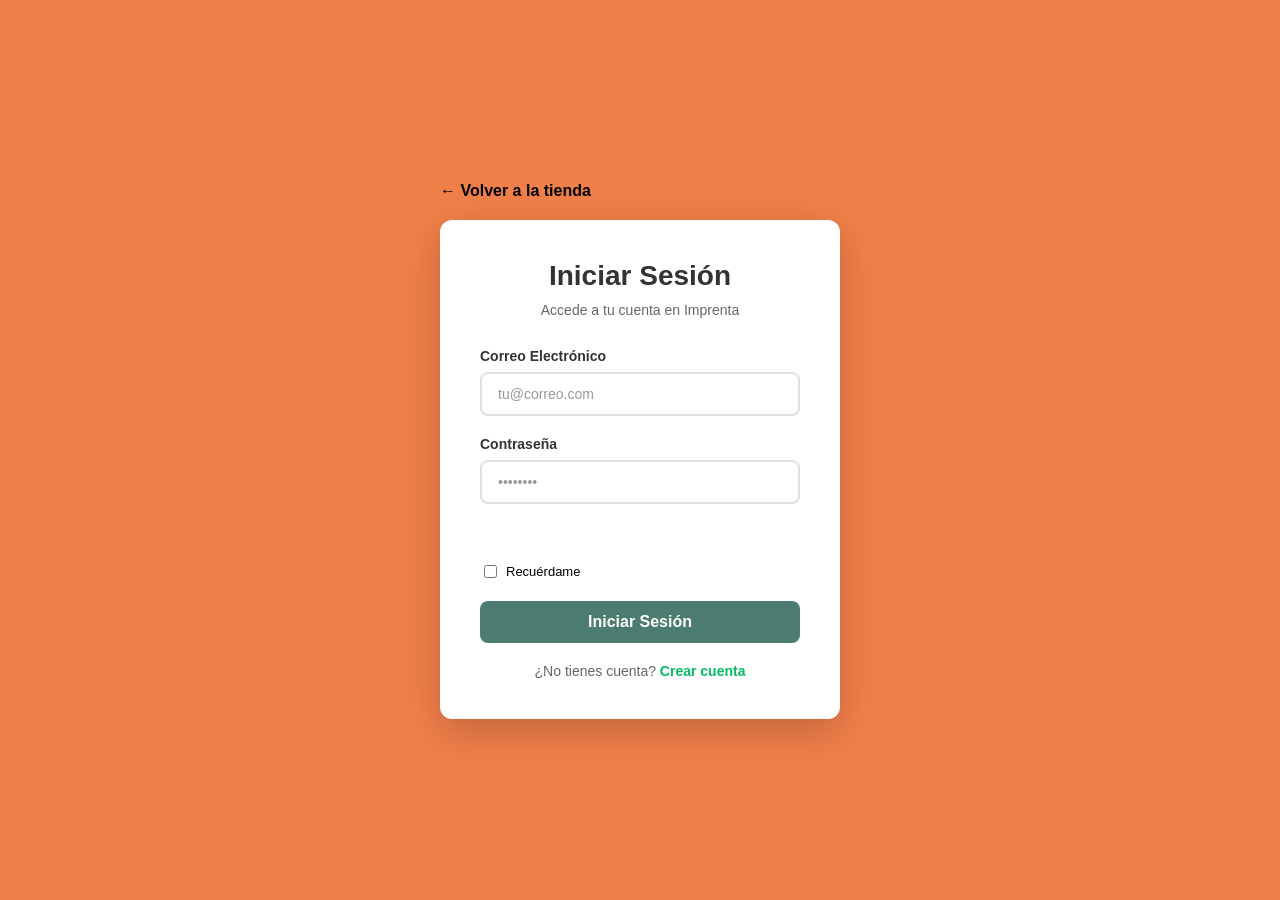
<file: html/admin.html>
<!DOCTYPE html>
<html lang="es">
<head>
    <meta charset="UTF-8">
    <meta http-equiv="X-UA-Compatible" content="IE=edge">
    <meta name="viewport" content="width=device-width, initial-scale=1.0">
    <title>Admin - Pedidos</title>
    <link rel="stylesheet" type="text/css" href="../css/admin.css">
    <script src="../js/admin.js" defer></script>
</head>
<body>
    <div class="admin-container">
        <div class="admin-card">
            <header class="admin-header">
                <div>
                    <h1>Panel Administrador</h1>
                    <p>Pedidos realizados por las cuentas</p>
                </div>
                <div class="admin-actions">
                    <a href="../index.html" class="admin-button">Volver a la tienda</a>
                    <button id="logout-btn" class="admin-button">Cerrar sesión</button>
                </div>
            </header>

            <section class="admin-summary">
                <p>Total de pedidos registrados: <strong id="order-count">0</strong></p>
                <p>Total de comentarios recibidos: <strong id="comment-count">0</strong></p>
            </section>

            <section id="orders-list" class="orders-list"></section>
            <section id="comments-list-section" class="orders-list" style="margin-top: 24px;"></section>
        </div>
    </div>
</body>
</html>
</file>
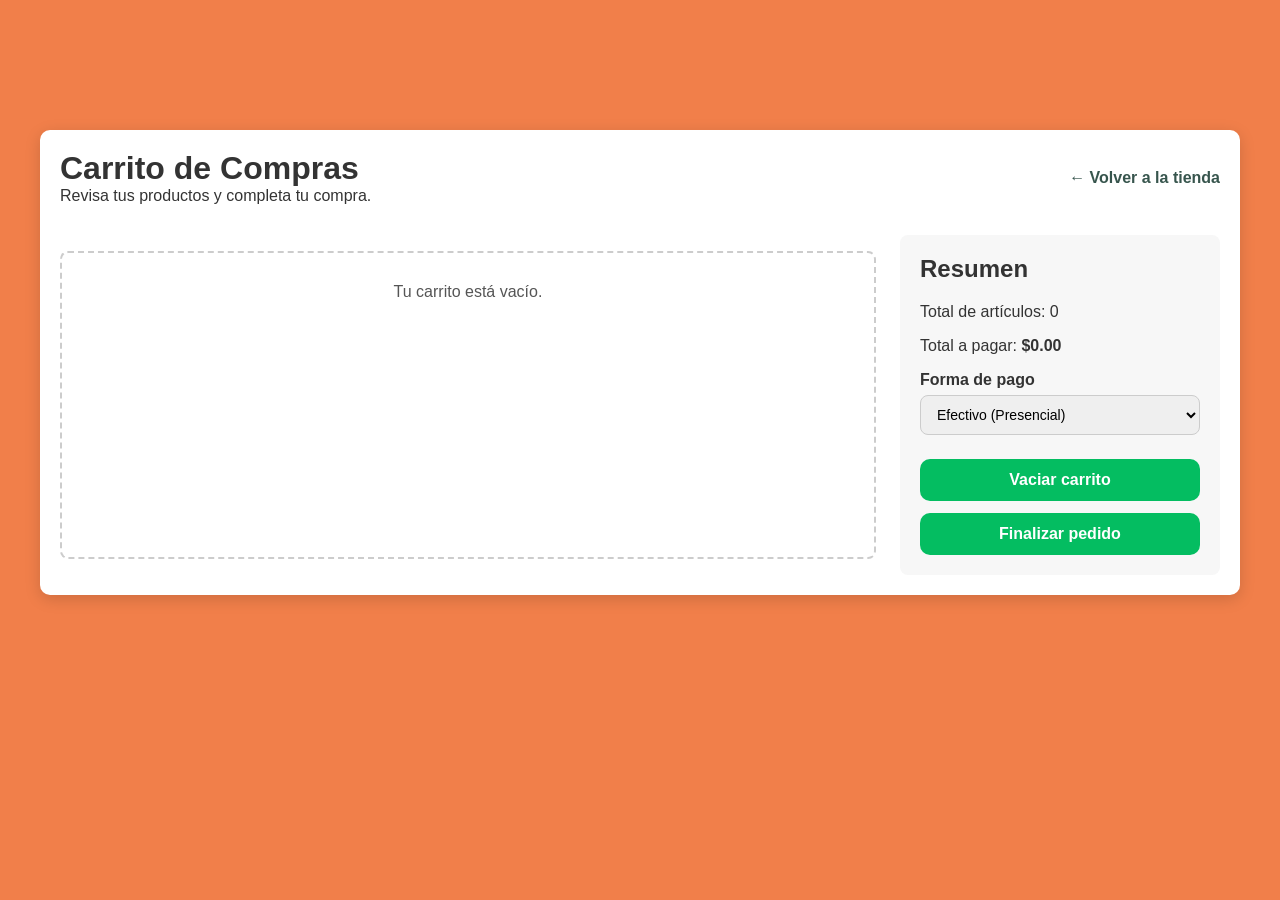
<file: html/cart.html>
<!DOCTYPE html>
<html lang="en">
<head>
    <meta charset="UTF-8">
    <meta http-equiv="X-UA-Compatible" content="IE=edge">
    <meta name="viewport" content="width=device-width, initial-scale=1.0">
    <title>Carrito - Imprenta</title>
    <link rel="stylesheet" type="text/css" href="../css/BarraBusqueda.css">
    <link rel="stylesheet" type="text/css" href="../css/Carrito.css">
    <script src="../js/Carrito.js" defer></script>
</head>
<body>
    <div class="cart-page">
        <header class="cart-header">
            <div>
                <h1>Carrito de Compras</h1>
                <p>Revisa tus productos y completa tu compra.</p>
            </div>
            <a class="cart-back" href="../index.html">← Volver a la tienda</a>
        </header>

        <section class="cart-content">
            <div id="cart-items" class="cart-items"></div>
            <aside class="cart-summary">
                <h2>Resumen</h2>
                <p>Total de artículos: <span id="cart-total-count">0</span></p>
                <p>Total a pagar: <strong>$<span id="cart-total-price">0.00</span></strong></p>
                <label for="payment-method">Forma de pago</label>
                <select id="payment-method" class="payment-method-select">
                    <option value="efectivo">Efectivo (Presencial)</option>
                    <option value="tarjeta">Tarjeta</option>
                    <option value="transferencia">Transferencia</option>
                </select>
                <button id="clear-cart" class="btn-cart">Vaciar carrito</button>
                <button id="checkout-cart" class="btn-cart">Finalizar pedido</button>
            </aside>
        </section>
    </div>
</body>
</html>
</file>
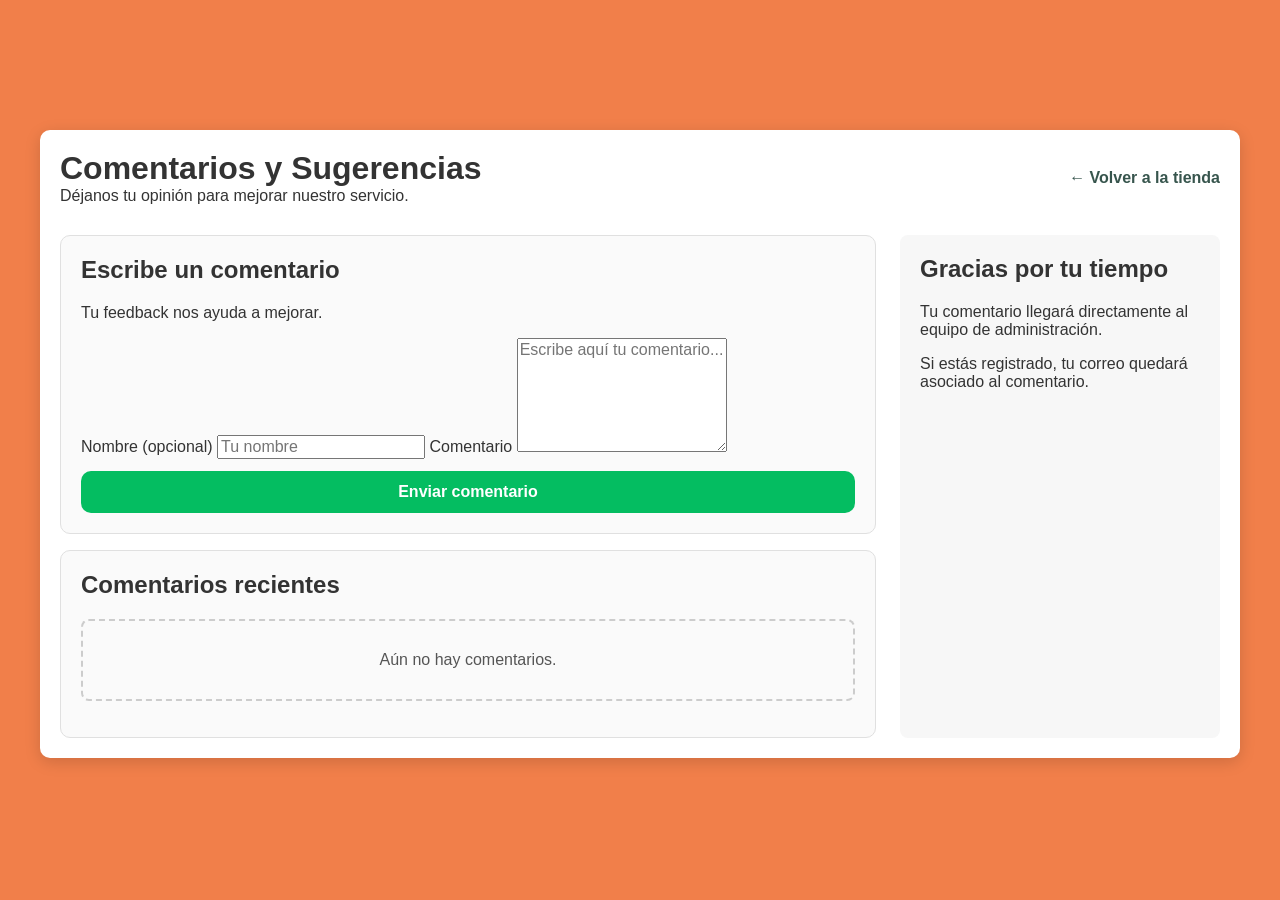
<file: html/comments.html>
<!DOCTYPE html>
<html lang="es">
<head>
    <meta charset="UTF-8">
    <meta http-equiv="X-UA-Compatible" content="IE=edge">
    <meta name="viewport" content="width=device-width, initial-scale=1.0">
    <title>Comentarios - Imprenta</title>
    <link rel="stylesheet" type="text/css" href="../css/BarraBusqueda.css">
    <link rel="stylesheet" type="text/css" href="../css/Carrito.css">
    <script src="../js/comments.js" defer></script>
</head>
<body>
    <div class="cart-page">
        <header class="cart-header">
            <div>
                <h1>Comentarios y Sugerencias</h1>
                <p>Déjanos tu opinión para mejorar nuestro servicio.</p>
            </div>
            <a class="cart-back" href="../index.html">← Volver a la tienda</a>
        </header>

        <section class="cart-content">
            <div class="receipt-content">
                <div class="order-card">
                    <h2>Escribe un comentario</h2>
                    <p>Tu feedback nos ayuda a mejorar.</p>
                    <label for="comment-name">Nombre (opcional)</label>
                    <input id="comment-name" type="text" placeholder="Tu nombre" />
                    <label for="comment-text">Comentario</label>
                    <textarea id="comment-text" rows="6" placeholder="Escribe aquí tu comentario..."></textarea>
                    <button id="submit-comment" class="btn-cart">Enviar comentario</button>
                    <p id="comment-success" class="empty-cart" style="display:none; margin-top: 10px; background:none; border:none; color: #1f7a1f;"></p>
                </div>
                <div class="order-card">
                    <h2>Comentarios recientes</h2>
                    <div id="comment-list" class="orders-list"></div>
                </div>
            </div>
            <aside class="cart-summary">
                <h2>Gracias por tu tiempo</h2>
                <p>Tu comentario llegará directamente al equipo de administración.</p>
                <p>Si estás registrado, tu correo quedará asociado al comentario.</p>
            </aside>
        </section>
    </div>
</body>
</html>
</file>
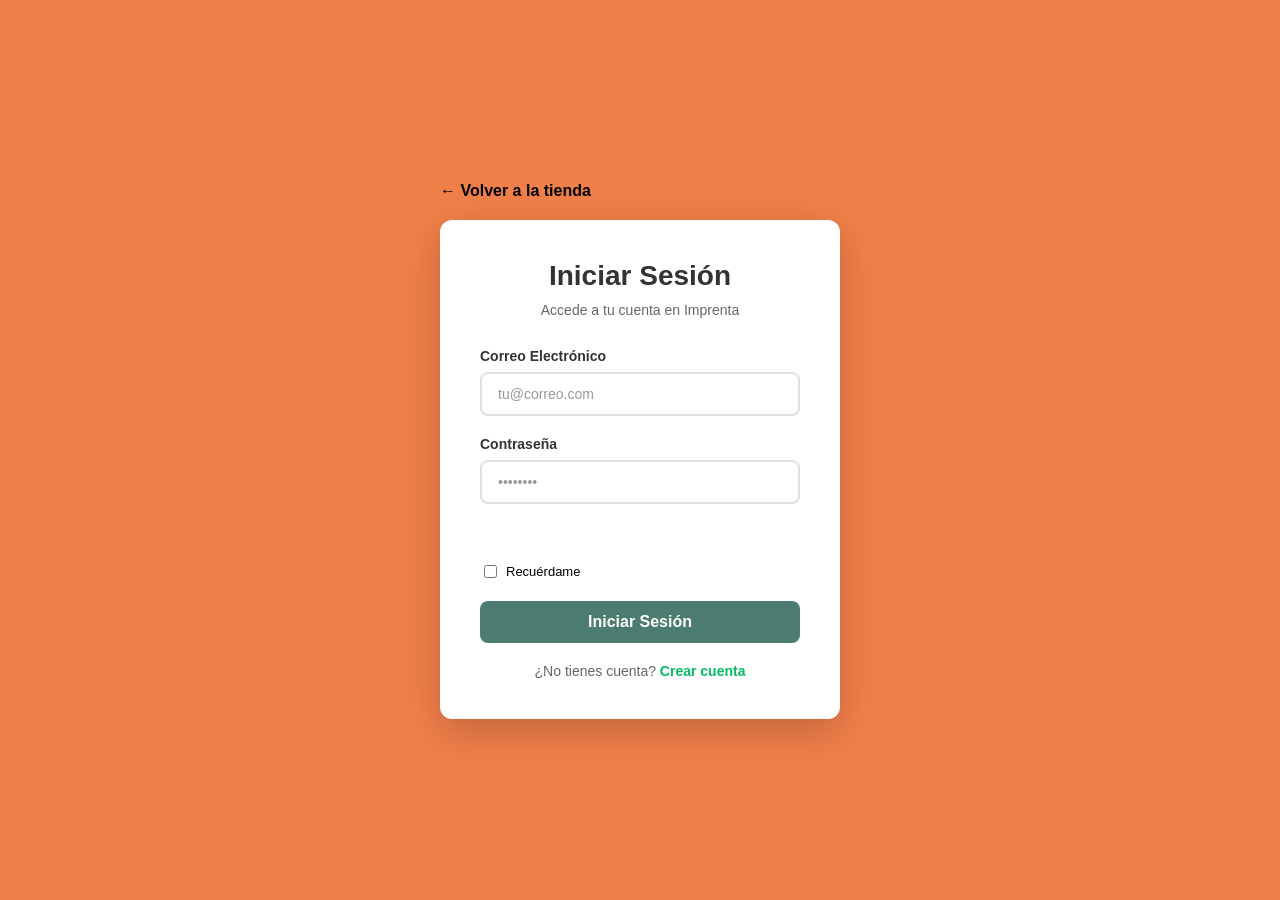
<file: html/Formulario.html>
<!DOCTYPE html>
<html lang="es">
<head>
    <meta charset="UTF-8">
    <meta http-equiv="X-UA-Compatible" content="IE=edge">
    <meta name="viewport" content="width=device-width, initial-scale=1.0">
    <title>Iniciar Sesión - Imprenta</title>
    <link rel="stylesheet" type="text/css" href="../css/login.css">
    <script src="../js/login.js" defer></script>
</head>
<body>
    <div class="login-container">
        <a href="../index.html" class="back-link">← Volver a la tienda</a>
        
        <div class="login-card">
            <div class="login-header">
                <h1>Iniciar Sesión</h1>
                <p>Accede a tu cuenta en Imprenta</p>
            </div>

            <div class="error-message" id="error-message"></div>

            <form class="login-form" id="login-form">
                <div class="form-group">
                    <label for="email">Correo Electrónico</label>
                    <input 
                        type="email" 
                        id="email" 
                        name="email" 
                        placeholder="tu@correo.com" 
                        required>
                </div>

                <div class="form-group">
                    <label for="password">Contraseña</label>
                    <input 
                        type="password" 
                        id="password" 
                        name="password" 
                        placeholder="••••••••" 
                        required>
                </div><br>
                <div class="remember-forgot">
                    <label>
                        <input type="checkbox" id="remember" name="remember">
                        Recuérdame
                    </label>
                </div>

                <button type="submit" class="login-btn">Iniciar Sesión</button>
            </form>

            <div class="login-footer">
                ¿No tienes cuenta? <a href="register.html">Crear cuenta</a>
            </div>
        </div>
    </div>
</body>
</html>
</file>
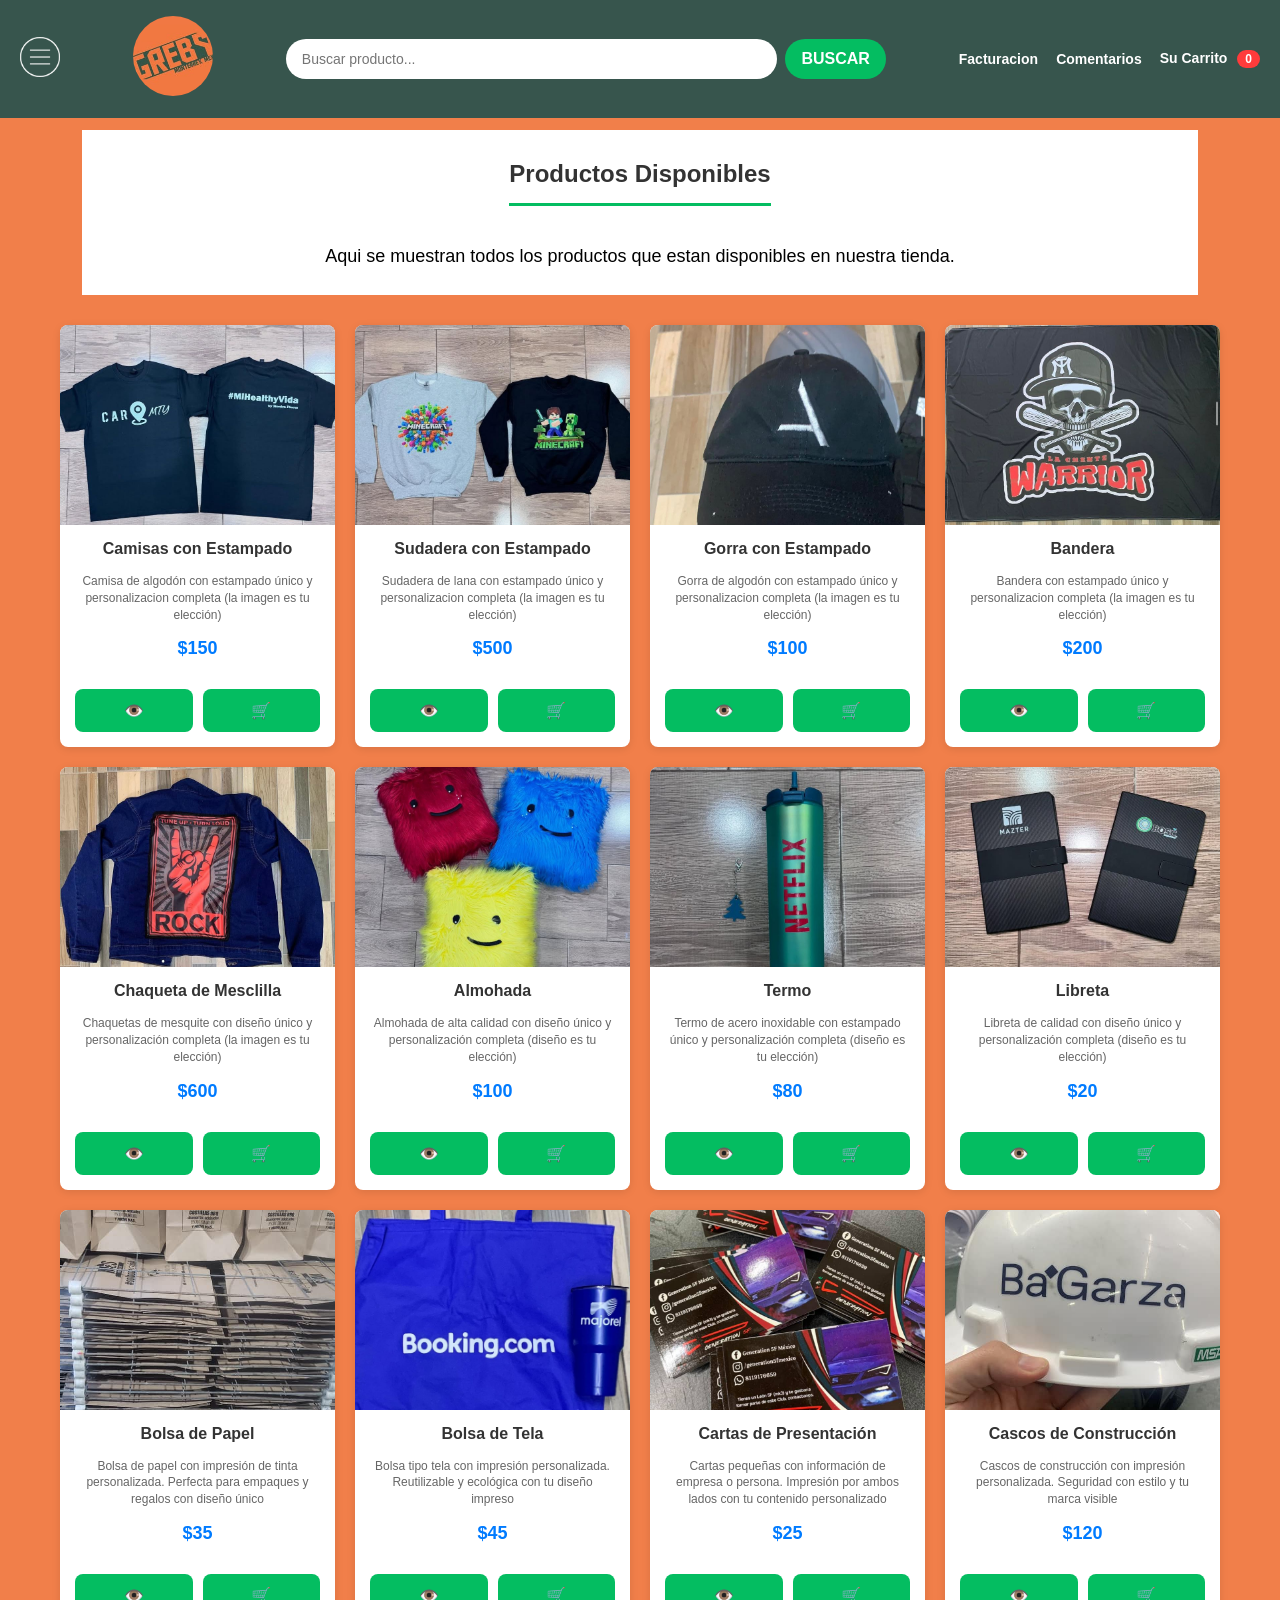
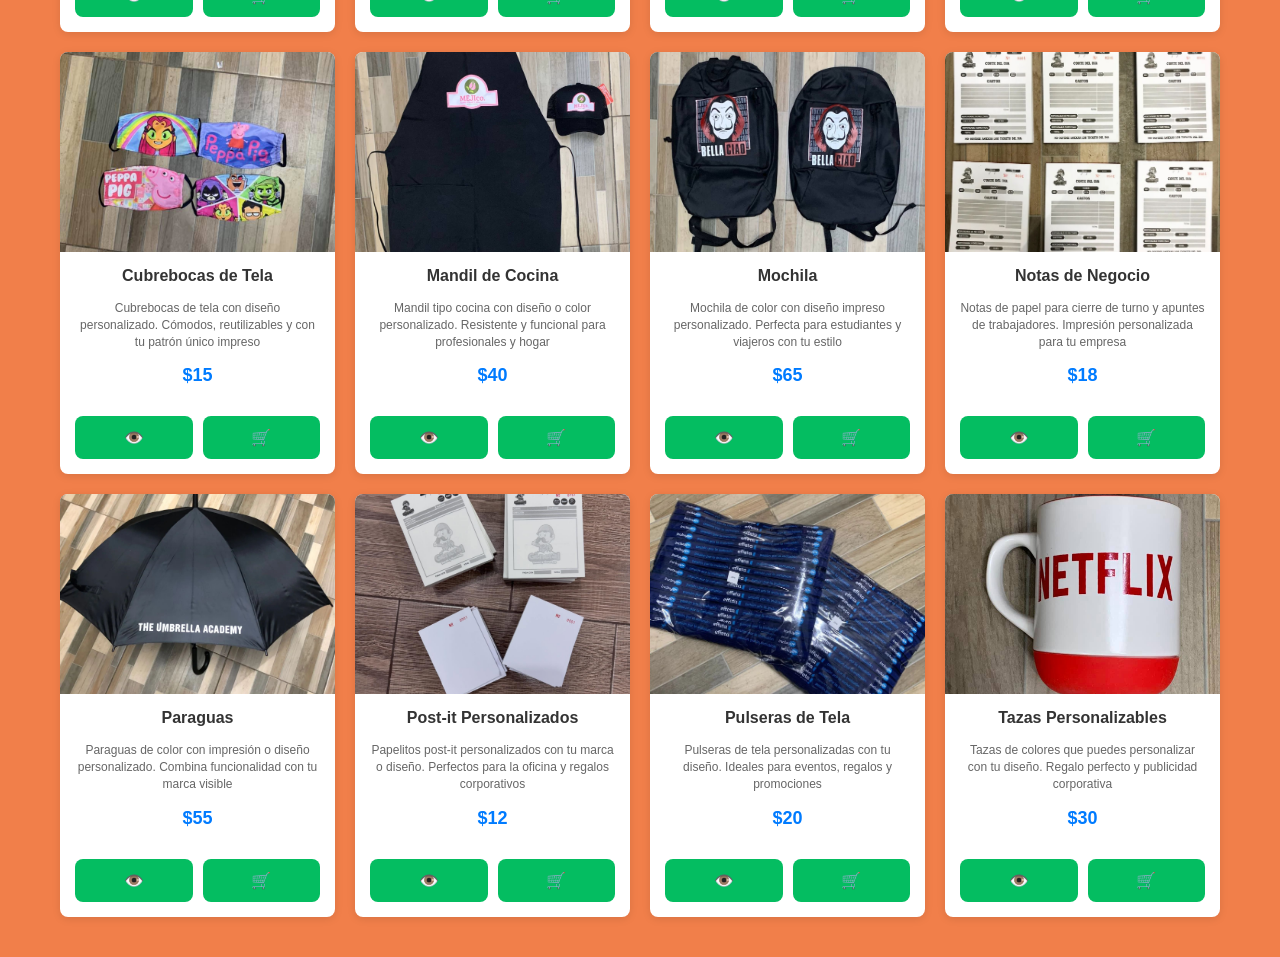
<file: html/products.html>
<!DOCTYPE html>
<html lang="es">
<head>
    <meta charset="UTF-8">
    <meta http-equiv="X-UA-Compatible" content="IE=edge">
    <meta name="viewport" content="width=device-width, initial-scale=1.0">
    <title>Productos - Imprenta</title>
    <link rel="stylesheet" type="text/css" href="../css/BarraBusqueda.css">
    <link rel="stylesheet" type="text/css" href="../Home.css">
    <script src="../js/ProductsPage.js" defer></script>
</head>
<body>
    <div id="sidebar">
        <ul>
            <li><a href="../index.html">Inicio</a></li>
            <li><a href="products.html">Productos</a></li>
            <li><a href="cart.html">Carrito</a></li>
            <li><a href="Formulario.html">Inicia Sesion</a></li>
        </ul>
    </div>
    <header class="topbar">
        <div class="topbar-menu"><img src="../Imagenes/barra_a_lateral.png" onclick="toggleSidebar()" alt="Menu" style="cursor:pointer;" width="40" height="40" margin="10px"></div>
        <div class="topbar-brand">
            <div class="brand-logo"><img src="../Imagenes/logo.jpg" height="80px" class="img-logo"></div>
        </div>
        <form class="topbar-search" onsubmit="return false;">
            <input id="product-search" type="search" placeholder="Buscar producto...">
            <button type="button" onclick="document.getElementById('product-search').dispatchEvent(new Event('input'))">BUSCAR</button>
        </form>
        <div class="topbar-actions">
            <a id="billing-link" href="#" class="topbar-action">Facturacion</a>
            <a href="comments.html" class="topbar-action">Comentarios</a>
            <a href="cart.html" class="topbar-action cart-action">Su Carrito <span id="cart-count">0</span></a>
        </div>
    </header>

    <main class="container" style="text-align: center; padding: 40px 20px;">
        <section class="products-section" style="margin-bottom: 30px;">
            <h2>Productos Disponibles</h2>
            <p>Aqui se muestran todos los productos que estan disponibles en nuestra tienda.</p>
        </section>
        <div class="products-grid">
            <div class="product-card">
                <div class="product-image"><img src="../Imagenes/Camisa.jpeg" alt="Camisas con Estampado"></div>
                <h3>Camisas con Estampado</h3>
                <p class="description">Camisa de algodón con estampado único y personalizacion completa (la imagen es tu elección)</p>
                <p class="price">$150</p>
                <div class="product-buttons">
                    <button class="btn-view" data-id="camisa">👁️</button>
                    <button class="btn-cart" data-name="Camisas con Estampado" data-price="150" data-image="../Imagenes/Camisa.jpeg">🛒</button>
                </div>
            </div>
            <div class="product-card">
                <div class="product-image"><img src="../Imagenes/sudadera.jpeg" alt="Sudadera con Estampado"></div>
                <h3>Sudadera con Estampado</h3>
                <p class="description">Sudadera de lana con estampado único y personalizacion completa (la imagen es tu elección)</p>
                <p class="price">$500</p>
                <div class="product-buttons">
                    <button class="btn-view" data-id="sudadera">👁️</button>
                    <button class="btn-cart" data-name="Sudadera con Estampado" data-price="500" data-image="../Imagenes/sudadera.jpeg">🛒</button>
                </div>
            </div>
            <div class="product-card">
                <div class="product-image"><img src="../Imagenes/gorra.jpeg" alt="Gorra con Estampado"></div>
                <h3>Gorra con Estampado</h3>
                <p class="description">Gorra de algodón con estampado único y personalizacion completa (la imagen es tu elección)</p>
                <p class="price">$100</p>
                <div class="product-buttons">
                    <button class="btn-view" data-id="gorra">👁️</button>
                    <button class="btn-cart" data-name="Gorra con Estampado" data-price="100" data-image="../Imagenes/gorra.jpeg">🛒</button>
                </div>
            </div>
            <div class="product-card">
                <div class="product-image"><img src="../Imagenes/bandera.jpeg" alt="Bandera"></div>
                <h3>Bandera</h3>
                <p class="description">Bandera con estampado único y personalizacion completa (la imagen es tu elección)</p>
                <p class="price">$200</p>
                <div class="product-buttons">
                    <button class="btn-view" data-id="bandera">👁️</button>
                    <button class="btn-cart" data-name="Bandera" data-price="200" data-image="../Imagenes/bandera.jpeg">🛒</button>
                </div>
            </div>
            <div class="product-card">
                <div class="product-image"><img src="../Imagenes/chaquetamesqui.jpeg" alt="Chaqueta de Mesclilla"></div>
                <h3>Chaqueta de Mesclilla</h3>
                <p class="description">Chaquetas de mesquite con diseño único y personalización completa (la imagen es tu elección)</p>
                <p class="price">$600</p>
                <div class="product-buttons">
                    <button class="btn-view" data-id="chaqueta">👁️</button>
                    <button class="btn-cart" data-name="Chaqueta de Mesclilla" data-price="600" data-image="../Imagenes/chaquetamesqui.jpeg">🛒</button>
                </div>
            </div>
            <div class="product-card">
                <div class="product-image"><img src="../Imagenes/almohada.jpeg" alt="Almohada"></div>
                <h3>Almohada</h3>
                <p class="description">Almohada de alta calidad con diseño único y personalización completa (diseño es tu elección)</p>
                <p class="price">$100</p>
                <div class="product-buttons">
                    <button class="btn-view" data-id="almohada">👁️</button>
                    <button class="btn-cart" data-name="Almohada" data-price="100" data-image="../Imagenes/almohada.jpeg">🛒</button>
                </div>
            </div>
            <div class="product-card">
                <div class="product-image"><img src="../Imagenes/termo.jpeg" alt="Termo"></div>
                <h3>Termo</h3>
                <p class="description">Termo de acero inoxidable con estampado único y personalización completa (diseño es tu elección)</p>
                <p class="price">$80</p>
                <div class="product-buttons">
                    <button class="btn-view" data-id="termo">👁️</button>
                    <button class="btn-cart" data-name="Termo" data-price="80" data-image="../Imagenes/termo.jpeg">🛒</button>
                </div>
            </div>
            <div class="product-card">
                <div class="product-image"><img src="../Imagenes/Libreta.jpeg" alt="Libreta"></div>
                <h3>Libreta</h3>
                <p class="description">Libreta de calidad con diseño único y personalización completa (diseño es tu elección)</p>
                <p class="price">$20</p>
                <div class="product-buttons">
                    <button class="btn-view" data-id="libreta">👁️</button>
                    <button class="btn-cart" data-name="Libreta" data-price="20" data-image="../Imagenes/Libreta.jpeg">🛒</button>
                </div>
            </div>
            <div class="product-card">
                <div class="product-image"><img src="../Imagenes/bolsaspapel.jpg" alt="Bolsa de Papel"></div>
                <h3>Bolsa de Papel</h3>
                <p class="description">Bolsa de papel con impresión de tinta personalizada. Perfecta para empaques y regalos con diseño único</p>
                <p class="price">$35</p>
                <div class="product-buttons">
                    <button class="btn-view" data-id="bolsapapel">👁️</button>
                    <button class="btn-cart" data-name="Bolsa de Papel" data-price="35" data-image="../Imagenes/bolsaspapel.jpg">🛒</button>
                </div>
            </div>
            <div class="product-card">
                <div class="product-image"><img src="../Imagenes/bolsastela.jpg" alt="Bolsa de Tela"></div>
                <h3>Bolsa de Tela</h3>
                <p class="description">Bolsa tipo tela con impresión personalizada. Reutilizable y ecológica con tu diseño impreso</p>
                <p class="price">$45</p>
                <div class="product-buttons">
                    <button class="btn-view" data-id="bolsatela">👁️</button>
                    <button class="btn-cart" data-name="Bolsa de Tela" data-price="45" data-image="../Imagenes/bolsastela.jpg">🛒</button>
                </div>
            </div>
            <div class="product-card">
                <div class="product-image"><img src="../Imagenes/cartaspresentacion.jpg" alt="Cartas de Presentación"></div>
                <h3>Cartas de Presentación</h3>
                <p class="description">Cartas pequeñas con información de empresa o persona. Impresión por ambos lados con tu contenido personalizado</p>
                <p class="price">$25</p>
                <div class="product-buttons">
                    <button class="btn-view" data-id="cartaspresentacion">👁️</button>
                    <button class="btn-cart" data-name="Cartas de Presentación" data-price="25" data-image="../Imagenes/cartaspresentacion.jpg">🛒</button>
                </div>
            </div>
            <div class="product-card">
                <div class="product-image"><img src="../Imagenes/cascos.jpg" alt="Cascos de Construcción"></div>
                <h3>Cascos de Construcción</h3>
                <p class="description">Cascos de construcción con impresión personalizada. Seguridad con estilo y tu marca visible</p>
                <p class="price">$120</p>
                <div class="product-buttons">
                    <button class="btn-view" data-id="cascos">👁️</button>
                    <button class="btn-cart" data-name="Cascos de Construcción" data-price="120" data-image="../Imagenes/cascos.jpg">🛒</button>
                </div>
            </div>
            <div class="product-card">
                <div class="product-image"><img src="../Imagenes/cubrebocas.jpg" alt="Cubrebocas"></div>
                <h3>Cubrebocas de Tela</h3>
                <p class="description">Cubrebocas de tela con diseño personalizado. Cómodos, reutilizables y con tu patrón único impreso</p>
                <p class="price">$15</p>
                <div class="product-buttons">
                    <button class="btn-view" data-id="cubrebocas">👁️</button>
                    <button class="btn-cart" data-name="Cubrebocas de Tela" data-price="15" data-image="../Imagenes/cubrebocas.jpg">🛒</button>
                </div>
            </div>
            <div class="product-card">
                <div class="product-image"><img src="../Imagenes/mandil.jpg" alt="Mandil"></div>
                <h3>Mandil de Cocina</h3>
                <p class="description">Mandil tipo cocina con diseño o color personalizado. Resistente y funcional para profesionales y hogar</p>
                <p class="price">$40</p>
                <div class="product-buttons">
                    <button class="btn-view" data-id="mandil">👁️</button>
                    <button class="btn-cart" data-name="Mandil de Cocina" data-price="40" data-image="../Imagenes/mandil.jpg">🛒</button>
                </div>
            </div>
            <div class="product-card">
                <div class="product-image"><img src="../Imagenes/mochila.jpg" alt="Mochila"></div>
                <h3>Mochila</h3>
                <p class="description">Mochila de color con diseño impreso personalizado. Perfecta para estudiantes y viajeros con tu estilo</p>
                <p class="price">$65</p>
                <div class="product-buttons">
                    <button class="btn-view" data-id="mochila">👁️</button>
                    <button class="btn-cart" data-name="Mochila" data-price="65" data-image="../Imagenes/mochila.jpg">🛒</button>
                </div>
            </div>
            <div class="product-card">
                <div class="product-image"><img src="../Imagenes/notasnegocios.jpg" alt="Notas de Negocio"></div>
                <h3>Notas de Negocio</h3>
                <p class="description">Notas de papel para cierre de turno y apuntes de trabajadores. Impresión personalizada para tu empresa</p>
                <p class="price">$18</p>
                <div class="product-buttons">
                    <button class="btn-view" data-id="notasnegocio">👁️</button>
                    <button class="btn-cart" data-name="Notas de Negocio" data-price="18" data-image="../Imagenes/notasnegocios.jpg">🛒</button>
                </div>
            </div>
            <div class="product-card">
                <div class="product-image"><img src="../Imagenes/paraguas.jpg" alt="Paraguas"></div>
                <h3>Paraguas</h3>
                <p class="description">Paraguas de color con impresión o diseño personalizado. Combina funcionalidad con tu marca visible</p>
                <p class="price">$55</p>
                <div class="product-buttons">
                    <button class="btn-view" data-id="paraguas">👁️</button>
                    <button class="btn-cart" data-name="Paraguas" data-price="55" data-image="../Imagenes/paraguas.jpg">🛒</button>
                </div>
            </div>
            <div class="product-card">
                <div class="product-image"><img src="../Imagenes/postit.jpg" alt="Post-it Personalizados"></div>
                <h3>Post-it Personalizados</h3>
                <p class="description">Papelitos post-it personalizados con tu marca o diseño. Perfectos para la oficina y regalos corporativos</p>
                <p class="price">$12</p>
                <div class="product-buttons">
                    <button class="btn-view" data-id="postit">👁️</button>
                    <button class="btn-cart" data-name="Post-it Personalizados" data-price="12" data-image="../Imagenes/postit.jpg">🛒</button>
                </div>
            </div>
            <div class="product-card">
                <div class="product-image"><img src="../Imagenes/pulseras.jpg" alt="Pulseras"></div>
                <h3>Pulseras de Tela</h3>
                <p class="description">Pulseras de tela personalizadas con tu diseño. Ideales para eventos, regalos y promociones</p>
                <p class="price">$20</p>
                <div class="product-buttons">
                    <button class="btn-view" data-id="pulseras">👁️</button>
                    <button class="btn-cart" data-name="Pulseras de Tela" data-price="20" data-image="../Imagenes/pulseras.jpg">🛒</button>
                </div>
            </div>
            <div class="product-card">
                <div class="product-image"><img src="../Imagenes/tazas.jpg" alt="Tazas"></div>
                <h3>Tazas Personalizables</h3>
                <p class="description">Tazas de colores que puedes personalizar con tu diseño. Regalo perfecto y publicidad corporativa</p>
                <p class="price">$30</p>
                <div class="product-buttons">
                    <button class="btn-view" data-id="tazas">👁️</button>
                    <button class="btn-cart" data-name="Tazas Personalizables" data-price="30" data-image="../Imagenes/tazas.jpg">🛒</button>
                </div>
            </div>
        </div>
    </main>
</body>
</html>
</file>
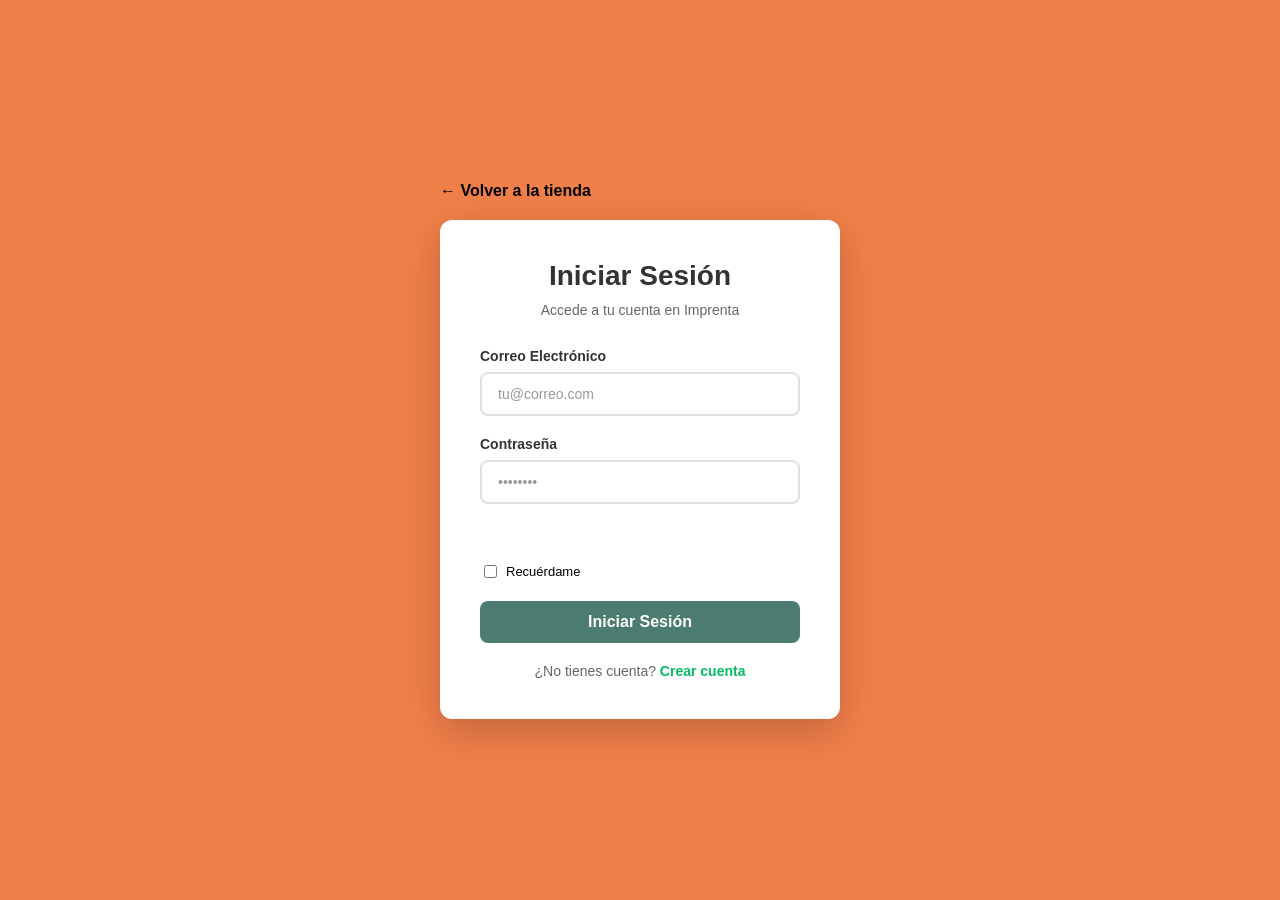
<file: html/receipt.html>
<!DOCTYPE html>
<html lang="es">
<head>
    <meta charset="UTF-8">
    <meta http-equiv="X-UA-Compatible" content="IE=edge">
    <meta name="viewport" content="width=device-width, initial-scale=1.0">
    <title>Recibo de Pedido - Imprenta</title>
    <link rel="stylesheet" type="text/css" href="../css/BarraBusqueda.css">
    <link rel="stylesheet" type="text/css" href="../css/Carrito.css">
    <script src="../js/receipt.js" defer></script>
</head>
<body>
    <div class="cart-page">
        <header class="cart-header">
            <div>
                <h1>Recibo de Pedido</h1>
                <p>Gracias por tu compra. Aquí está el detalle de tu pedido.</p>
            </div>
            <a class="cart-back" href="../index.html">← Volver a la tienda</a>
        </header>

        <section class="cart-content">
            <div id="receipt-content" class="receipt-content"></div>
            <aside class="cart-summary">
                <button id="continue-shopping" class="btn-cart">Seguir comprando</button>
            </aside>
        </section>
    </div>
</body>
</html>
</file>
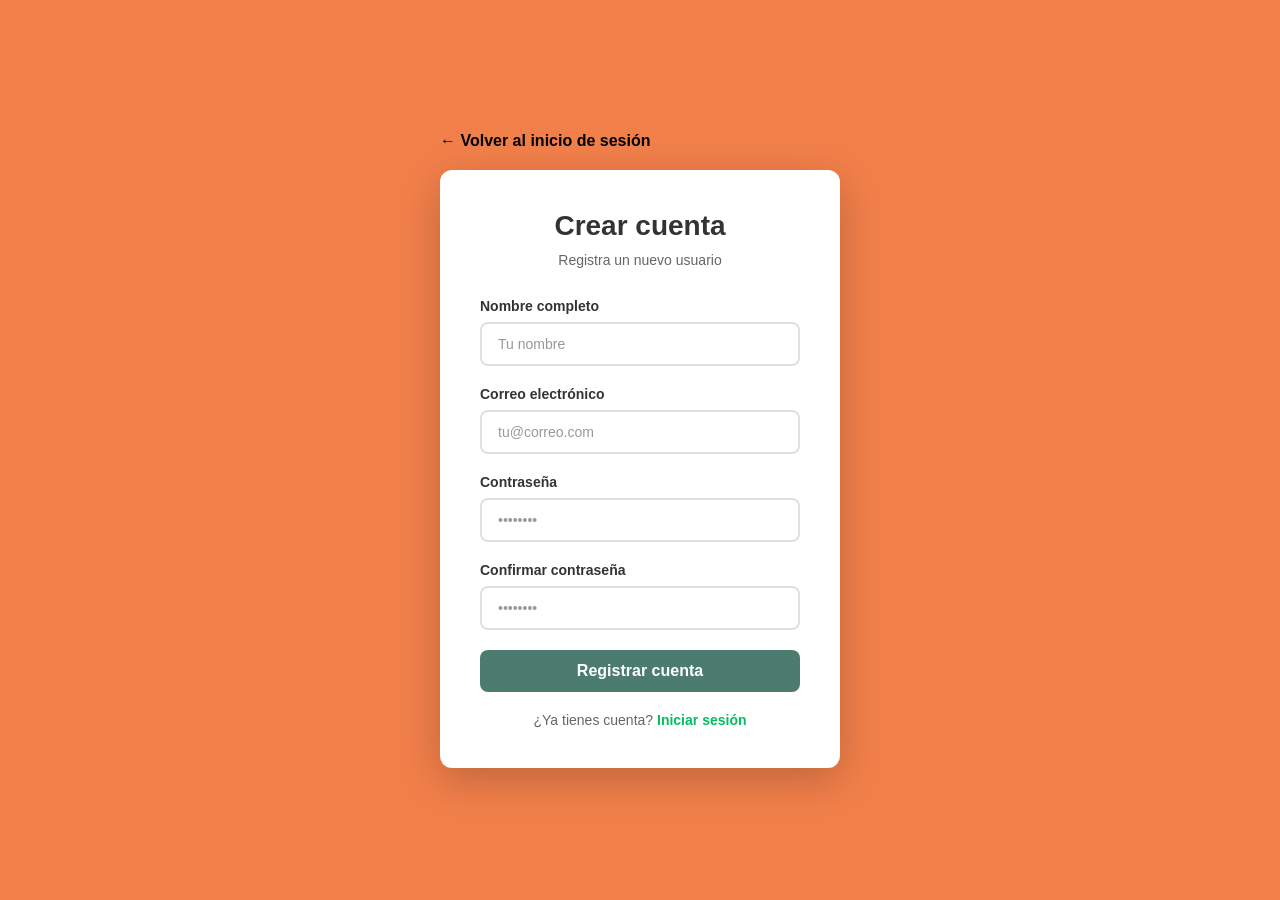
<file: html/register.html>
<!DOCTYPE html>
<html lang="es">
<head>
    <meta charset="UTF-8">
    <meta http-equiv="X-UA-Compatible" content="IE=edge">
    <meta name="viewport" content="width=device-width, initial-scale=1.0">
    <title>Registro de Cuenta - Imprenta</title>
    <link rel="stylesheet" type="text/css" href="../css/login.css">
    <script src="../js/register.js" defer></script>
</head>
<body>
    <div class="login-container">
        <a href="Formulario.html" class="back-link">← Volver al inicio de sesión</a>
        
        <div class="login-card">
            <div class="login-header">
                <h1>Crear cuenta</h1>
                <p>Registra un nuevo usuario</p>
            </div>

            <div class="error-message" id="error-message"></div>

            <form class="login-form" id="register-form">
                <div class="form-group">
                    <label for="name">Nombre completo</label>
                    <input type="text" id="name" name="name" placeholder="Tu nombre" required>
                </div>

                <div class="form-group">
                    <label for="email">Correo electrónico</label>
                    <input type="email" id="email" name="email" placeholder="tu@correo.com" required>
                </div>

                <div class="form-group">
                    <label for="password">Contraseña</label>
                    <input type="password" id="password" name="password" placeholder="••••••••" required>
                </div>

                <div class="form-group">
                    <label for="confirm-password">Confirmar contraseña</label>
                    <input type="password" id="confirm-password" name="confirm-password" placeholder="••••••••" required>
                </div>

                <button type="submit" class="login-btn">Registrar cuenta</button>
            </form>

            <div class="login-footer">
                ¿Ya tienes cuenta? <a href="Formulario.html">Iniciar sesión</a>
            </div>
        </div>
    </div>
</body>
</html>
</file>
<file: css/admin.css>
:root {
    box-sizing: border-box;
}

*, *::before, *::after {
    box-sizing: inherit;
}

body {
    margin: 0;
    min-height: 100vh;
    font-family: Arial, sans-serif;
    background: #f17f4a;
    color: #fff;
}

.admin-container {
    width: 100%;
    max-width: 1100px;
    margin: 0 auto;
    padding: 40px 20px;
}

.admin-card {
    background: rgba(255, 255, 255, 0.1);
    border: 1px solid rgba(255, 255, 255, 0.15);
    border-radius: 16px;
    padding: 32px;
    backdrop-filter: blur(10px);
}

.admin-header {
    display: flex;
    justify-content: space-between;
    align-items: center;
    gap: 20px;
    flex-wrap: wrap;
    margin-bottom: 20px;
}

.admin-header h1 {
    margin: 0 0 8px;
    font-size: 28px;
}

.admin-header p {
    margin: 0;
    color: #dbe9ff;
}

.admin-actions {
    display: flex;
    gap: 12px;
    flex-wrap: wrap;
}

.admin-button {
    display: inline-flex;
    align-items: center;
    justify-content: center;
    padding: 12px 18px;
    border-radius: 10px;
    border: 1px solid rgba(255, 255, 255, 0.3);
    background: rgba(255, 255, 255, 0.12);
    color: #fff;
    text-decoration: none;
    cursor: pointer;
    transition: background 0.2s ease, transform 0.2s ease;
}

.admin-button:hover {
    background: rgba(255, 255, 255, 0.22);
    transform: translateY(-2px);
}

.admin-summary {
    margin-bottom: 24px;
    padding: 18px;
    background: rgba(255, 255, 255, 0.08);
    border-radius: 12px;
    color: #e8f1ff;
}

.orders-list {
    display: grid;
    gap: 18px;
}

.order-card {
    background: rgba(255, 255, 255, 0.15);
    border-radius: 14px;
    padding: 22px;
    border: 1px solid rgba(255, 255, 255, 0.16);
}


.order-card h2 {
    margin: 0 0 10px;
    font-size: 20px;
}

.order-card p {
    margin: 6px 0;
    color: #e8f1ff;
}

.order-items {
    margin-top: 14px;
    padding: 14px;
    background: rgba(255, 255, 255, 0.08);
    border-radius: 12px;
}

.order-items h3 {
    margin: 0 0 10px;
    font-size: 16px;
}

.order-items ul {
    list-style: none;
    padding: 0;
    margin: 0;
}

.order-items li {
    margin-bottom: 8px;
    padding-bottom: 8px;
    border-bottom: 1px solid rgba(255, 255, 255, 0.08);
}

.order-items li:last-child {
    border-bottom: none;
    margin-bottom: 0;
    padding-bottom: 0;
}

.empty-orders {
    margin: 0;
    padding: 30px;
    text-align: center;
    color: #f0f7ff;
    border: 1px dashed rgba(255, 255, 255, 0.35);
    border-radius: 12px;
}

@media (max-width: 680px) {
    .admin-header {
        flex-direction: column;
        align-items: stretch;
    }
}
</file>
<file: css/BarraBusqueda.css>
:root {
    box-sizing: border-box;
}

*, *::before, *::after {
    box-sizing: inherit;
}

body {
    margin: 0;
    font-family: Arial, sans-serif;
    background: #eef2f7;
    color: #333;
}

button, input, select, textarea {
    font: inherit;
}

button {
    cursor: pointer;
}

.btn-cart,
.btn-view {
    display: inline-flex;
    align-items: center;
    justify-content: center;
    padding: 10px 16px;
    border: none;
    border-radius: 4px;
    background: #04bd61;
    color: #fff;
    transition: background-color 0.2s ease;
    text-decoration: none;
}

.btn-cart:hover,
.btn-view:hover,
button:hover {
    background: #4d7e71;
}

.topbar {
    width: 100%;
    display: flex;
    flex-wrap: wrap;
    align-items: center;
    justify-content: space-between;
    gap: 16px;
    padding: 16px 20px;
    background: #37554d;
    color: #fff;
    box-sizing: border-box;
    position: fixed;
    top: 0;
    left: 0;
    right: 0;
    z-index: 1000;
}

.topbar-brand {
    display: flex;
    flex-direction: column;
    gap: 4px;
}

.brand-logo {
    font-size: 24px;
    font-weight: bold;
}

.topbar-menu {
    font-size: 16px;
    font-weight: bold;
    cursor: pointer;
}

.topbar-search {
    flex: 1 1 420px;
    display: flex;
    gap: 8px;
    max-width: 600px;
}

.topbar-search input {
    flex: 1;
    padding: 12px 16px;
    border-radius: 999px;
    border: none;
    font-size: 14px;
    outline: none;
}

.topbar-search button {
    padding: 8px 16px;
    background: #04bd61;
    color: #fff;
    border: none;
    border-radius: 999px;
    font-weight: bold;
    cursor: pointer;
}

.topbar-actions {
    display: flex;
    gap: 18px;
    flex-wrap: wrap;
    align-items: center;
}

.topbar-action {
    color: #fff;
    text-decoration: none;
    font-size: 14px;
    font-weight: 600;
}

.topbar-action.cart-action span {
    display: inline-block;
    margin-left: 6px;
    padding: 2px 8px;
    border-radius: 999px;
    background: #ff3b3b;
    font-size: 12px;
    font-weight: bold;
}

@media (max-width: 900px) {
    .topbar {
        justify-content: center;
        text-align: center;
    }

    .topbar-search {
        width: 100%;
        max-width: none;
    }

    .topbar-actions {
        justify-content: center;
    }
}
</file>
<file: css/Carrito.css>
:root {
    box-sizing: border-box;
}

body {
    margin: 0;
    padding-top: 90px;
    background-color: #f17f4a;
    min-height: 100vh;
}

.cart-page {
    width: 100%;
    max-width: 1200px;
    margin: 40px auto;
    padding: 20px;
    background-color: #fff;
    border-radius: 10px;
    box-shadow: 0 4px 16px rgba(0, 0, 0, 0.15);
}

.cart-header {
    display: flex;
    justify-content: space-between;
    align-items: center;
    gap: 20px;
    margin-bottom: 30px;
}

.cart-header h1,
.cart-header p {
    margin: 0;
}

.cart-back {
    color: #37554d;
    text-decoration: none;
    font-weight: bold;
}

.cart-back:hover {
    text-decoration: underline;
}

.cart-content {
    display: grid;
    grid-template-columns: 1fr 320px;
    gap: 24px;
}

.receipt-content {
    display: flex;
    flex-direction: column;
    gap: 16px;
}

.order-card {
    background-color: #fafafa;
    border: 1px solid #e0e0e0;
    border-radius: 10px;
    padding: 20px;
}

.order-card h2 {
    margin-top: 0;
}

.order-items h3 {
    margin: 0 0 12px;
}

.order-items ul {
    list-style: none;
    padding: 0;
    margin: 0;
}

.order-items li {
    margin-bottom: 10px;
    color: #444;
}

.cart-items {
    display: grid;
    gap: 16px;
}

.cart-summary {
    padding: 20px;
    background-color: #f7f7f7;
    border-radius: 8px;
}

.cart-summary h2 {
    margin-top: 0;
}

.cart-summary label {
    display: block;
    margin: 16px 0 6px;
    font-weight: 600;
}

.payment-method-select {
    width: 100%;
    padding: 10px 12px;
    border-radius: 8px;
    border: 1px solid #ccc;
    font-size: 14px;
    margin-bottom: 12px;
}

.btn-cart {
    width: 100%;
    padding: 12px 16px;
    border: none;
    border-radius: 10px;
    background-color: #04bd61;
    color: #fff;
    font-weight: bold;
    cursor: pointer;
    margin-top: 12px;
}

.btn-cart:hover {
    background-color: #04bd61;
}

.cart-item {
    display: grid;
    grid-template-columns: 120px 1fr auto;
    gap: 16px;
    align-items: center;
    padding: 16px;
    background-color: #fafafa;
    border-radius: 8px;
    border: 1px solid #e0e0e0;
}

.cart-item-image img {
    width: 120px;
    height: 100px;
    object-fit: cover;
    border-radius: 6px;
}

.cart-item-details h3 {
    margin: 0 0 8px;
    font-size: 16px;
}

.cart-item-details p {
    margin: 4px 0;
    color: #555;
}

.cart-item-actions {
    display: flex;
    align-items: flex-start;
}

.empty-cart {
    padding: 30px;
    text-align: center;
    color: #555;
    border: 2px dashed #ccc;
    border-radius: 8px;
}

@media (max-width: 900px) {
    .cart-content {
        grid-template-columns: 1fr;
    }
}
</file>
<file: css/login.css>
:root {
    box-sizing: border-box;
}

*, *::before, *::after {
    box-sizing: inherit;
}

body {
    margin: 0;
    padding: 0;
    font-family: Arial, sans-serif;
    background: #f17f4a;
    min-height: 100vh;
    display: flex;
    align-items: center;
    justify-content: center;
}

.login-container {
    width: 100%;
    max-width: 400px;
    margin: 0 20px;
}

.login-card {
    background: #fff;
    border-radius: 12px;
    box-shadow: 0 12px 40px rgba(0, 0, 0, 0.2);
    padding: 40px;
}

.login-header {
    text-align: center;
    margin-bottom: 30px;
}

.login-header h1 {
    margin: 0 0 10px;
    font-size: 28px;
    color: #333;
}

.login-header p {
    margin: 0;
    color: #666;
    font-size: 14px;
}

.login-form {
    display: flex;
    flex-direction: column;
    gap: 20px;
}

.form-group {
    display: flex;
    flex-direction: column;
    gap: 8px;
}

.form-group label {
    font-weight: 600;
    color: #333;
    font-size: 14px;
}

.form-group input {
    padding: 12px 16px;
    border: 2px solid #e0e0e0;
    border-radius: 8px;
    font-size: 14px;
    transition: border-color 0.3s ease;
}

.form-group input:focus {
    outline: none;
    border-color: #000000;
    box-shadow: 0 0 0 3px rgba(102, 126, 234, 0.1);
}

.form-group input::placeholder {
    color: #999;
}

.remember-forgot {
    display: flex;
    justify-content: space-between;
    align-items: center;
    font-size: 13px;
}

.remember-forgot label {
    display: flex;
    align-items: center;
    gap: 6px;
    cursor: pointer;
    font-weight: normal;
}

.remember-forgot input[type="checkbox"] {
    width: auto;
    cursor: pointer;
}

.remember-forgot a {
    color: #000000;
    text-decoration: none;
    font-weight: 600;   
}

.remember-forgot a:hover {
    text-decoration: underline;
}

.login-btn {
    padding: 12px 16px;
    background: #4c7c6f;
    color: #fff;
    border: none;
    border-radius: 8px;
    font-size: 16px;
    font-weight: bold;
    cursor: pointer;
    transition: transform 0.2s ease, box-shadow 0.2s ease;
}

.login-btn:hover {
    transform: translateY(-2px);
    box-shadow: 0 8px 24px rgba(102, 126, 234, 0.3);
}

.login-btn:active {
    transform: translateY(0);
}

.login-footer {
    text-align: center;
    margin-top: 20px;
    font-size: 14px;
    color: #666;
}

.login-footer a {
    color: #04bd61;
    text-decoration: none;
    font-weight: 600;
}

.login-footer a:hover {
    text-decoration: underline;
}

.back-link {
    display: inline-block;
    margin-bottom: 20px;
    color: #000000;
    text-decoration: none;
    font-weight: 600;
}

.back-link:hover {
    text-decoration: underline;
}

.error-message {
    color: #d32f2f;
    background: #ffebee;
    padding: 12px 16px;
    border-radius: 8px;
    font-size: 14px;
    margin-bottom: 20px;
    display: none;
}

.error-message.show {
    display: block;
}

@media (max-width: 480px) {
    .login-card {
        padding: 30px 20px;
    }

    .login-header h1 {
        font-size: 24px;
    }
}
</file>
<file: Home.css>
body {
    background-color: #f17f4a;
    color: #fff;
    font-family: Arial, sans-serif;
    margin: 0;
    padding-top: 90px;
    display: flex;
    justify-content: center;
}

#sidebar {
    position: fixed;
    left: 0;
    top: 0;
    height: 100%;
    width: 200px;
    z-index: 9999;
    background-color: #454745;
    transform: translateX(-100%);
    transition: transform 0.3s;
    overflow: hidden;
}

#sidebar.show {
    transform: translateX(0);
}

#sidebar ul {
    list-style: none;
    margin: 0;
    padding: 0;
}

#sidebar li {
    float: none;
}

#sidebar li a {
    display: block;
    color: #fff;
    text-align: left;
    padding: 14px 16px;
    text-decoration: none;
}

#sidebar li a:hover {
    background-color: #04bd61;
}

.img-logo {
    width: 80px;
    height: 80px;
    border-radius: 50%;
    object-fit: cover;
}

.container {
    width: 100%;
    max-width: 1600px;
    padding: 0 0px;
}

.slider {
    width: 100%;
    height: 400px;
    margin: 20px auto;
    position: relative;
    overflow: hidden;
    border-radius: 8px;
    box-shadow: 0 4px 12px rgba(0, 0, 0, 0.25);
}

.slides {
    display: flex;
    transition: transform 0.4s ease;
    height: 100%;
}

.slide {
    min-width: 100%;
    box-sizing: border-box;
    height: 100%;
}

.slide img {
    width: 100%;
    height: 100%;
    display: block;
    object-fit: cover;
}

.slider-controls {
    display: flex;
    justify-content: center;
    gap: 10px;
    margin-top: 10px;
    position: relative;
}

h1 {
    text-align: center;
    color: #ffffff;
}

p{
    text-align: center;
    color: #000000;
    font-size: 18px;
    margin-top: 10px;
}
.inicio-section {
    width: 40%;
    padding: 10px;
    background-color: #fff;
    margin-top: 20px;
    margin: auto;
    display: flex;
    position: relative;
    overflow: hidden;
    flex-direction: column;
    align-items: center;
}

.inicio-section h2 {
    text-align: center;
    color: #333;
    margin-bottom: 30px;
    padding-bottom: 15px;
    border-bottom: 3px solid #04bd61;
}

.info {
    text-align: left;
    color: #fff;
    
}
.info {
    text-align: left;
    color: #fff;
}

.info h1 {
    font-size: 38px;
    margin-bottom: 24px;
    text-transform: capitalize;
}

.company-section {
    display: grid;
    grid-template-columns: 1.1fr 0.9fr;
    gap: 24px;
    align-items: start;
    margin-top: 10px;
}

.company-left,
.company-right {
    display: flex;
    flex-direction: column;
    gap: 10px;
}

.company-card,
.details-card,
.media-card,
.location-card {
    background-color: rgba(255, 255, 255, 0.12);
    border: 1px solid rgba(255, 255, 255, 0.18);
    border-radius: 18px;
    padding: 20px;
    box-shadow: 0 12px 24px rgba(0,0,0,0.08);
}

.company-card h2,
.details-card h2,
.media-card h3,
.location-details h2 {
    margin: 0 0 12px;
    color: #fff;
}

.company-card p,
.details-card p,
.location-details p {
    color: #eaeaea;
    line-height: 1.7;
}

.btn-products {
    display: inline-block;
    margin-top: 18px;
    padding: 14px 22px;
    background-color: #fff;
    color: #f17f4a;
    border-radius: 999px;
    text-decoration: none;
    font-weight: 700;
    transition: transform 0.2s ease, box-shadow 0.2s ease;
}

.btn-products:hover {
    transform: translateY(-2px);
    box-shadow: 0 10px 20px rgba(255,255,255,0.15);
}

.media-card h3 {
    margin-bottom: 16px;
}

.media-item img {
    width: 100%;
    height: 100%;
    object-fit: cover;
    border-radius: 14px;
}

.media-item.media-video {
    min-height: 120px;
    background: rgba(255, 255, 255, 0.12);
    color: #fff;
    display: flex;
    align-items: center;
    justify-content: center;
    font-weight: 700;
    font-size: 14px;
    border: 1px dashed rgba(255,255,255,0.35);
}

.small-location-card {
    max-width: 100%;
}

.media-slider {
    width: 100%;
    height: 200px;
    position: relative;
    overflow: hidden;
    border-radius: 8px;
    box-shadow: 0 4px 12px rgba(0, 0, 0, 0.25);
}

.media-slides {
    display: flex;
    transition: transform 0.4s ease;
    height: 100%;
}

.media-slide {
    min-width: 100%;
    box-sizing: border-box;
    height: 100%;
    display: flex;
    align-items: center;
    justify-content: center;
    background: rgba(255,255,255,0.18);
    border-radius: 14px;
    overflow: hidden;
}

.media-slide img {
    width: 100%;
    height: 100%;
    display: block;
    object-fit: cover;
}

.media-slide.media-video {
    min-height: 120px;
    background: rgba(255, 255, 255, 0.12);
    color: #fff;
    font-weight: 700;
    font-size: 14px;
    border: 1px dashed rgba(255,255,255,0.35);
}

.details-list {
    list-style: none;
    padding: 0;
    margin: 16px 0 0;
    display: grid;
    gap: 12px;
}

.details-list li {
    display: flex;
    gap: 10px;
    align-items: center;
    color: #e9ecef;
}

.detail-icon {
    min-width: 26px;
    height: 26px;
    display: inline-flex;
    align-items: center;
    justify-content: center;
    font-size: 16px;
}

.location-card {
    display: grid;
    grid-template-columns: 1fr;
    gap: 20px;
}

.location-map {
    border-radius: 18px;
    overflow: hidden;
}

.location-map iframe {
    width: 100%;
    height: 180px;
    border: 0;
}

.location-details {
    display: flex;
    flex-direction: column;
    gap: 10px;
}

.btn-directions {
    display: inline-block;
    margin-top: 10px;
    padding: 12px 18px;
    background-color: #04bd61;
    color: #fff;
    text-decoration: none;
    border-radius: 12px;
    font-weight: bold;
    transition: background-color 0.2s ease;
}

.btn-directions:hover {
    background-color: #04bd61;
}


.products-section {
    width: 90%;
    padding: 10px;
    background-color: #fff;
    margin-top: 20px;
    margin: auto;
    display: flex;
    position: relative;
    overflow: hidden;
    flex-direction: column;
    align-items: center;
}

.products-section h2 {
    text-align: center;
    color: #333;
    margin-bottom: 30px;
    padding-bottom: 15px;
    border-bottom: 3px solid #04bd61;
}

.products-grid {
    display: grid;
    grid-template-columns: repeat(auto-fit, minmax(250px, 1fr));
    gap: 20px;
    padding: 0 20px;
    width: 100%;
    margin: auto;
    max-width: 1200px;
    justify-content: center;
}

.product-card {
    background-color: #fff;
    border-radius: 8px;
    box-shadow: 0 2px 8px rgba(0, 0, 0, 0.1);
    overflow: hidden;
    position: relative;
    transition: transform 0.3s ease, box-shadow 0.3s ease;
}

.product-image {
    width: 100%;
    height: 200px;
    overflow: hidden;
    background-color: #f0f0f0;
}

.product-image img {
    width: 100%;
    height: 100%;
    object-fit: cover;
}

.product-card h3 {
    margin: 15px;
    color: #333;
    font-size: 16px;
}

.product-card .description {
    margin: 0 15px;
    color: #666;
    font-size: 12px;
    line-height: 1.4;
    min-height: 40px;
}

.product-card .price {
    margin: 15px;
    font-size: 18px;
    font-weight: bold;
    color: #007bff;
}

.product-card .old-price {
    text-decoration: line-through;
    color: #999;
    margin-right: 10px;
}

.product-buttons {
    display: flex;
    gap: 10px;
    padding: 15px;
}

.product-buttons button,
.product-buttons a {
    width: 100%;
    border-radius: 8px;
    padding: 12px 14px;
    background-color: #04bd61;
    color: #fff;
    border: none;
    text-align: center;
    cursor: pointer;
    text-decoration: none;
    font-weight: bold;
}

.product-buttons button:hover,
.product-buttons a:hover {
    background-color: #005ec7;
}


@media (max-width: 768px) {
    .company-section {
        grid-template-columns: 1fr;
    }

    .media-grid {
        grid-template-columns: repeat(2, minmax(0, 1fr));
    }

    .products-section {
        width: 90%;
        padding: 15px;
    }

    .products-grid {
        grid-template-columns: repeat(auto-fit, minmax(200px, 1fr));
        gap: 15px;
        padding: 0 10px;
    }

    .product-card h3 {
        font-size: 14px;
        margin: 10px;
    }

    .product-card .description {
        font-size: 11px;
        margin: 0 10px;
    }

    .product-card .price {
        font-size: 16px;
        margin: 10px;
    }

    .product-buttons {
        padding: 10px;
        gap: 5px;
    }
}

@media (max-width: 480px) {
    .media-grid {
        grid-template-columns: 1fr;
    }

    .location-map iframe {
        height: 160px;
    }

    .products-section {
        width: 95%;
        padding: 10px;
    }

    .products-grid {
        grid-template-columns: 1fr;
        gap: 10px;
    }

    .product-card h3 {
        font-size: 13px;
    }

    .product-card .description {
        font-size: 10px;
    }

    .product-card .price {
        font-size: 15px;
    }

    .product-buttons {
        flex-direction: column;
        padding: 8px;
    }
}
</file>
